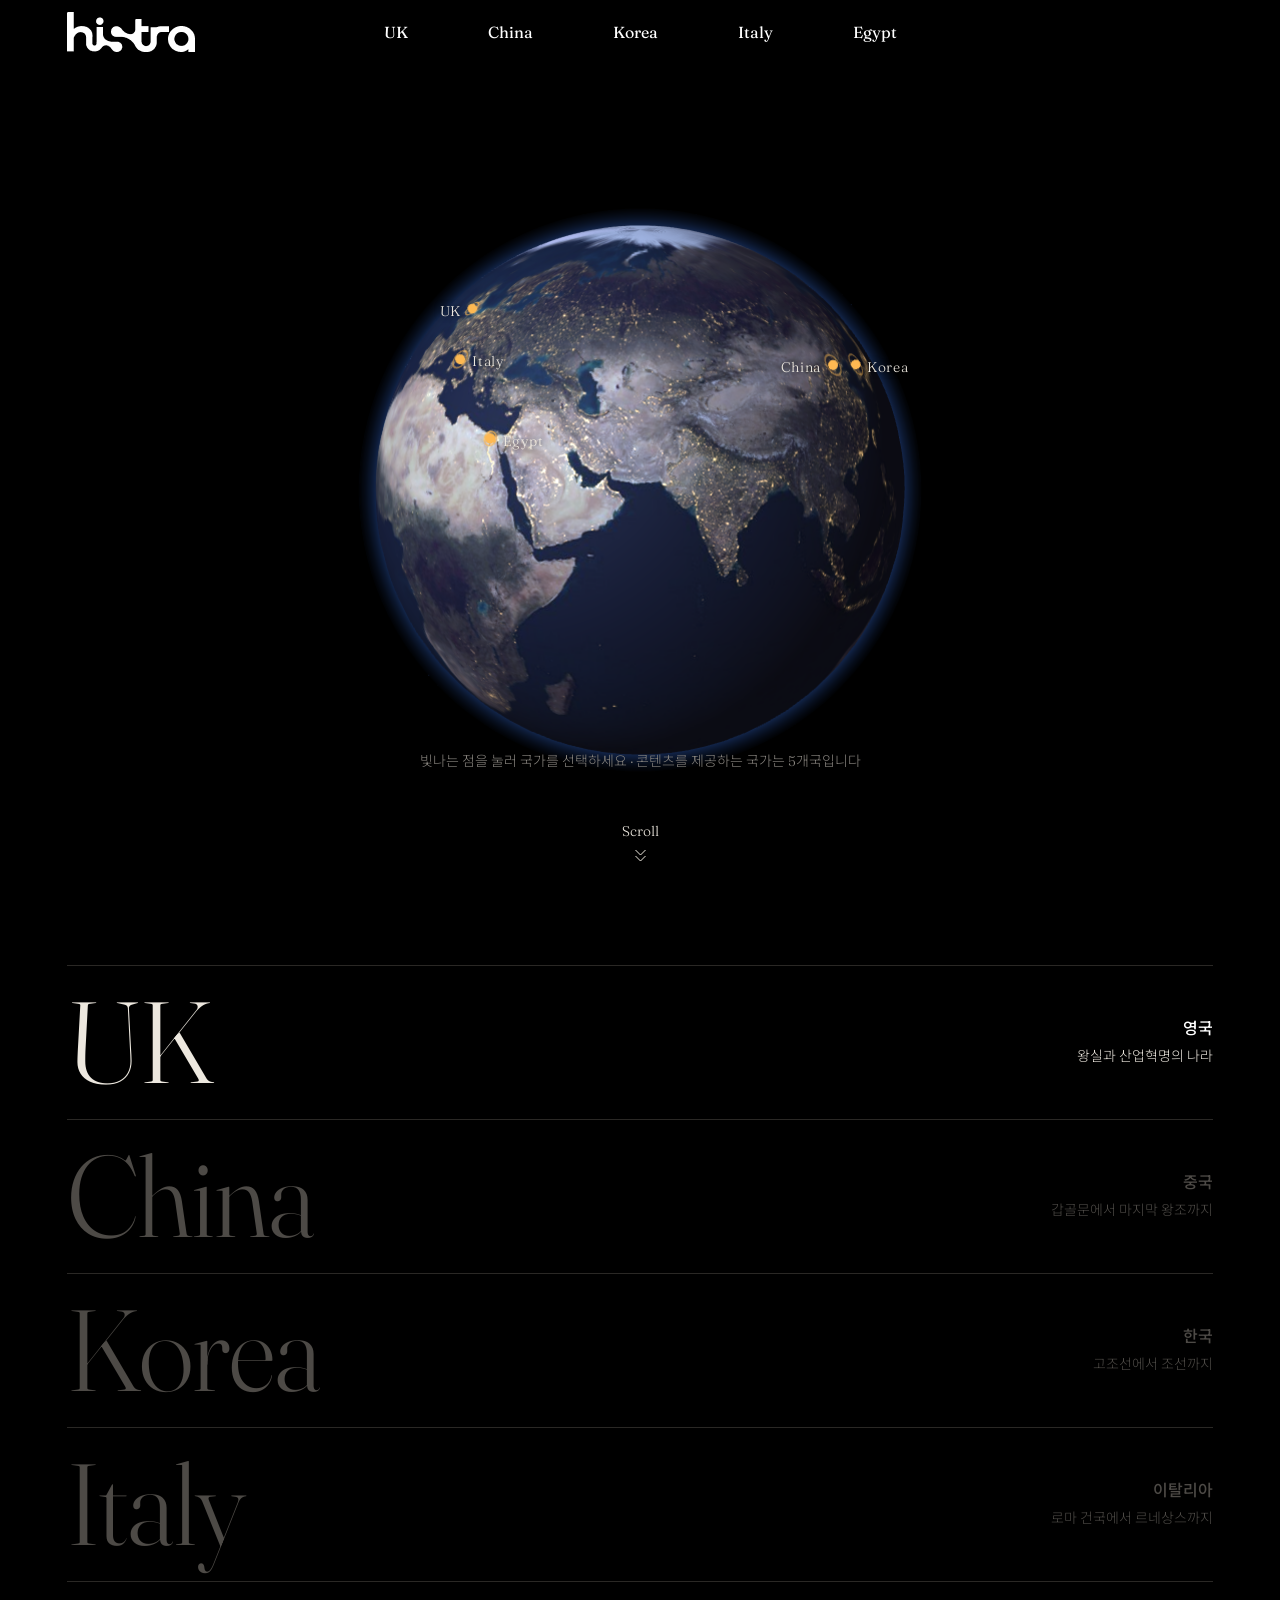
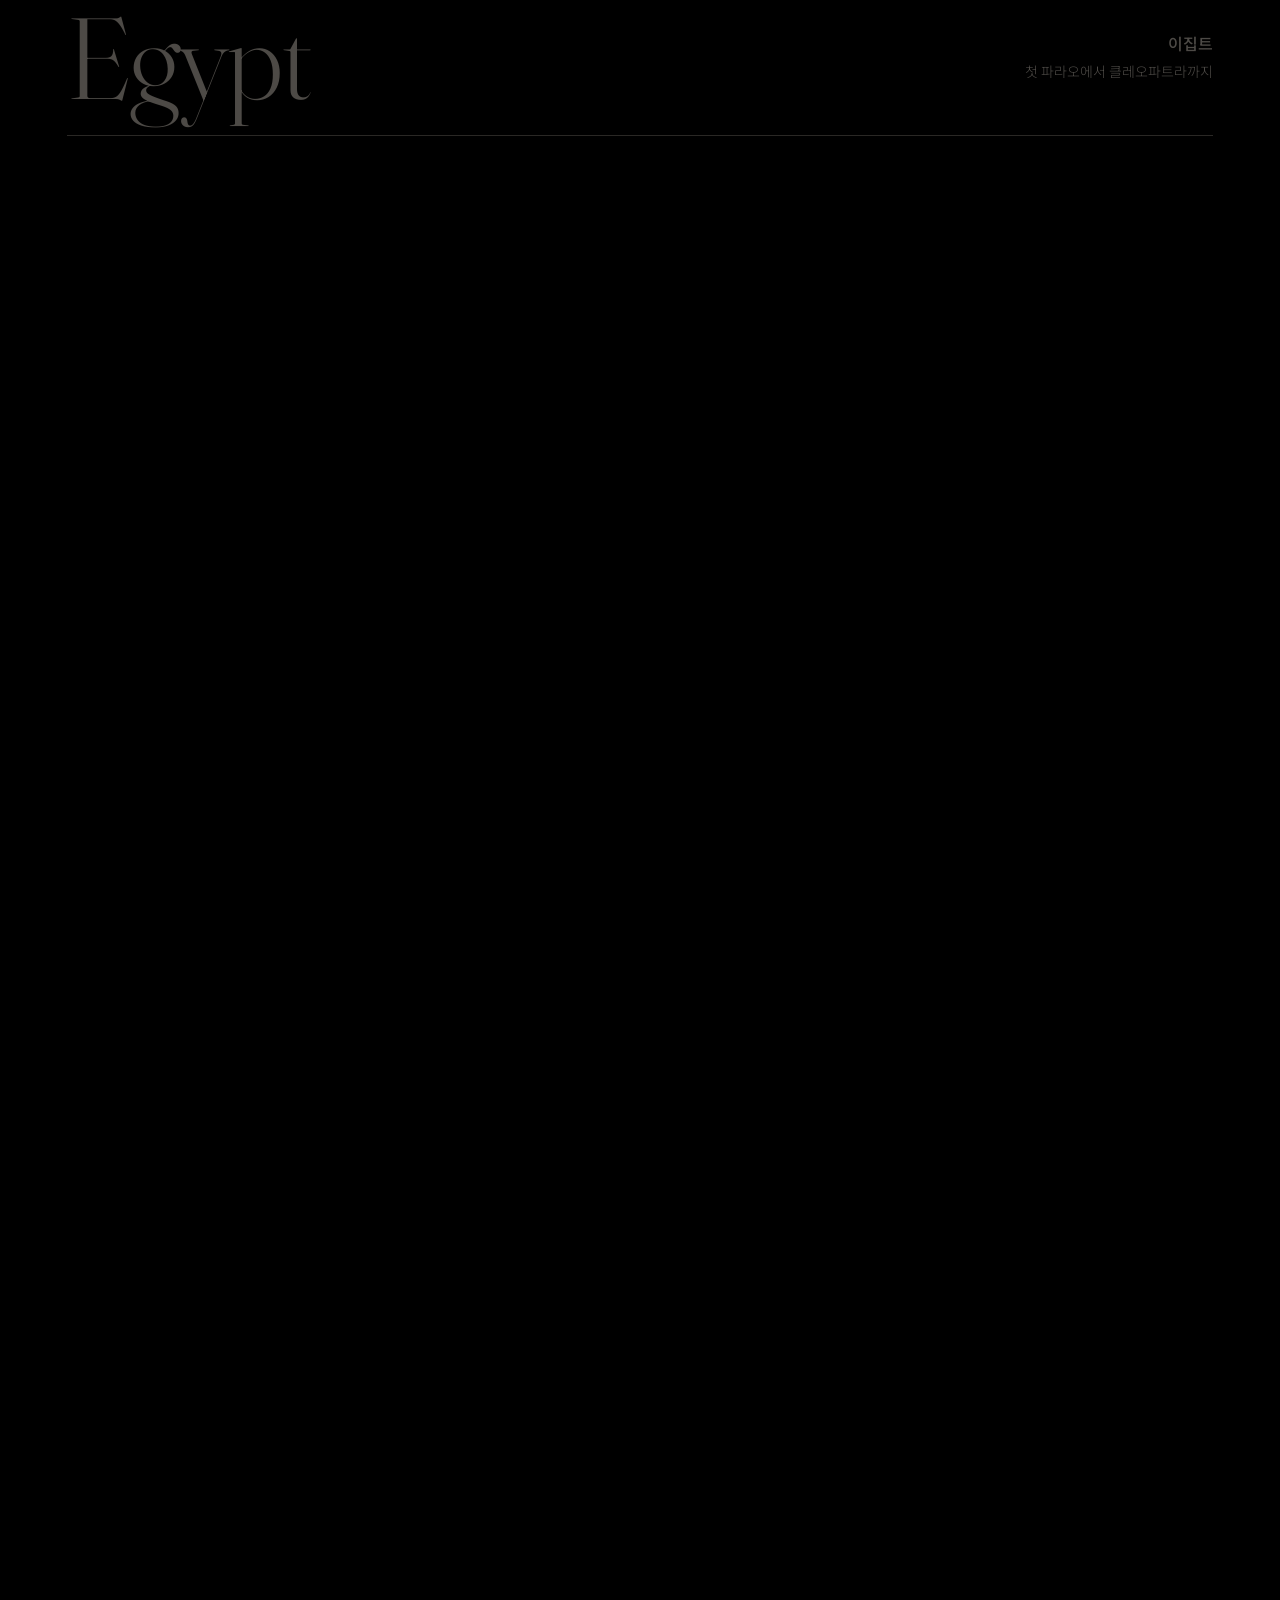
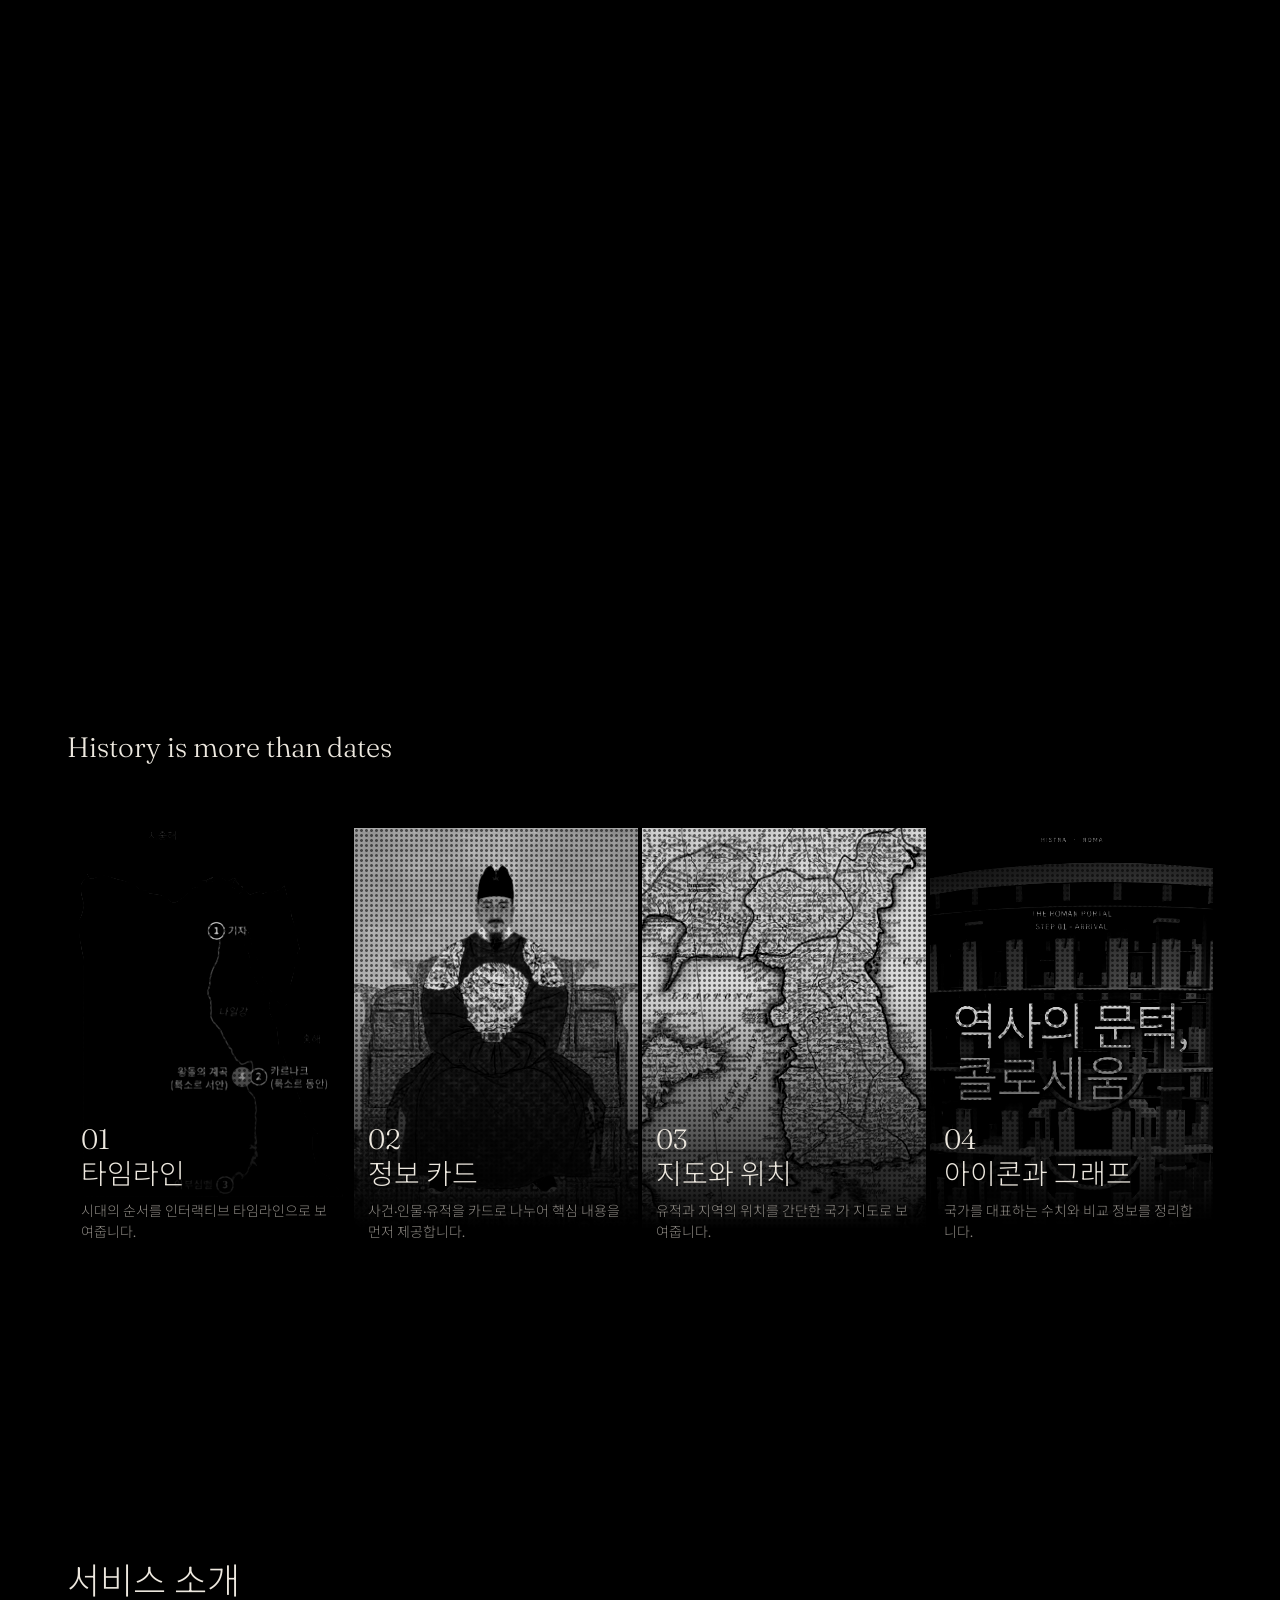
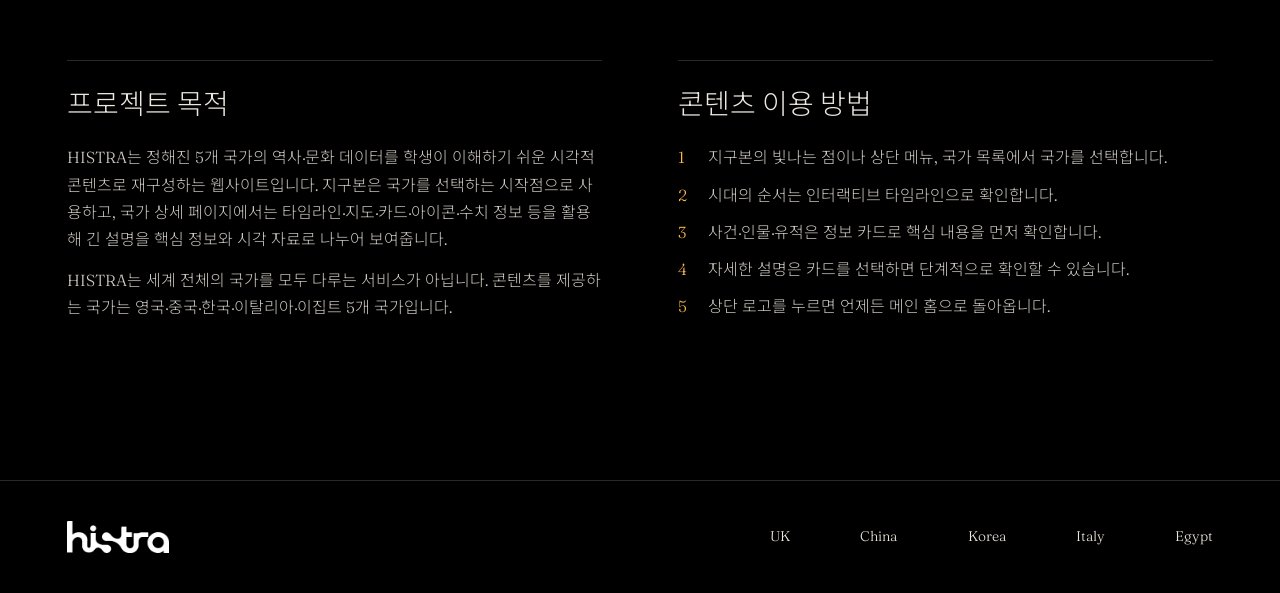
<file: index.html>
<!DOCTYPE html>
<html lang="ko">
<head>
<meta charset="utf-8">
<meta name="viewport" content="width=device-width, initial-scale=1, viewport-fit=cover">
<title>HISTRA · 세계의 역사와 땅을 탐험하다</title>
<link rel="preload" href="assets/fonts/Fraunces-Variable.woff2" as="font" type="font/woff2" crossorigin>
<link rel="stylesheet" href="css/fonts.css">
<link rel="stylesheet" href="css/main.css">
<link rel="stylesheet" href="css/gnb.css">
</head>
<body id="top">
<header class="histra-gnb">
  <a class="histra-gnb__logo" href="index.html" aria-label="HISTRA 메인 홈"><img src="assets/main/histra_log.png" alt="histra" width="128" height="40"></a>
  <nav class="histra-gnb__menu" aria-label="국가 선택">
    <a href="uk/index.html">UK</a>
    <a href="china/index.html">China</a>
    <a href="korea/index.html">Korea</a>
    <a href="italy/index.html">Italy</a>
    <a href="egypt/index.html">Egypt</a>
  </nav>
</header>

<main>
  <section class="hero" aria-label="인터랙티브 지구본">
    <div class="globe" id="globe"></div>
    <p class="hint">빛나는 점을 눌러 국가를 선택하세요 · 콘텐츠를 제공하는 국가는 5개국입니다</p>
    <a class="scroll" href="#select">Scroll<svg width="12" height="16" viewBox="0 0 12 16" fill="none" stroke="currentColor" stroke-width="1"><path d="M1 2l5 5 5-5M1 8l5 5 5-5"/></svg></a>
  </section>

  <section class="sel" id="select" aria-label="국가 선택">
    <div class="stage">
      <ul class="rows" id="rows"></ul>
    </div>
  </section>

  <section class="more" id="more" aria-labelledby="moreT">
    <h2 id="moreT">History is more than dates</h2>
    <ul class="cards">
      <li tabindex="0"><img src="assets/main/card-egypt-map.png" alt="이집트 주요 유적 지도"><div><span>01</span><h3>타임라인</h3><p>시대의 순서를 인터랙티브 타임라인으로 보여줍니다.</p></div></li>
      <li tabindex="0"><img src="assets/main/card-info.jpg" alt="세종대왕 초상"><div><span>02</span><h3>정보 카드</h3><p>사건·인물·유적을 카드로 나누어 핵심 내용을 먼저 제공합니다.</p></div></li>
      <li tabindex="0"><img src="assets/main/card-map.jpg" alt="한반도 옛 지도"><div><span>03</span><h3>지도와 위치</h3><p>유적과 지역의 위치를 간단한 국가 지도로 보여줍니다.</p></div></li>
      <li tabindex="0"><img src="assets/main/card-colosseum.jpg" alt="콜로세움 3D 탐색 화면"><div><span>04</span><h3>아이콘과 그래프</h3><p>국가를 대표하는 수치와 비교 정보를 정리합니다.</p></div></li>
    </ul>
  </section>

  <section class="about" id="about" aria-labelledby="aboutT">
    <h2 id="aboutT">서비스 소개</h2>
    <div class="ab">
      <div>
        <h3>프로젝트 목적</h3>
        <p>HISTRA는 정해진 5개 국가의 역사·문화 데이터를 학생이 이해하기 쉬운 시각적 콘텐츠로 재구성하는 웹사이트입니다. 지구본은 국가를 선택하는 시작점으로 사용하고, 국가 상세 페이지에서는 타임라인·지도·카드·아이콘·수치 정보 등을 활용해 긴 설명을 핵심 정보와 시각 자료로 나누어 보여줍니다.</p>
        <p>HISTRA는 세계 전체의 국가를 모두 다루는 서비스가 아닙니다. 콘텐츠를 제공하는 국가는 영국·중국·한국·이탈리아·이집트 5개 국가입니다.</p>
      </div>
      <div>
        <h3>콘텐츠 이용 방법</h3>
        <ol>
          <li>지구본의 빛나는 점이나 상단 메뉴, 국가 목록에서 국가를 선택합니다.</li>
          <li>시대의 순서는 인터랙티브 타임라인으로 확인합니다.</li>
          <li>사건·인물·유적은 정보 카드로 핵심 내용을 먼저 확인합니다.</li>
          <li>자세한 설명은 카드를 선택하면 단계적으로 확인할 수 있습니다.</li>
          <li>상단 로고를 누르면 언제든 메인 홈으로 돌아옵니다.</li>
        </ol>
      </div>
    </div>
  </section>
</main>

<footer class="ft">
  <a class="logo" href="index.html" aria-label="HISTRA 메인 홈"><img src="assets/main/histra_log.png" alt="histra"></a>
  <nav aria-label="다른 국가로 이동"><a href="uk/index.html">UK</a><a href="china/index.html">China</a><a href="korea/index.html">Korea</a><a href="italy/index.html">Italy</a><a href="egypt/index.html">Egypt</a></nav>
</footer>

<script src="js/vendor/three.min.js"></script>
<script src="js/globe-textures.js"></script>
<script src="js/main.js"></script>
<script src="js/gnb.js"></script>
</body>
</html>
</file>
<file: css/fonts.css>
/* HISTRA 공통 웹폰트 — 영문: Fraunces / 한글: Noto Sans KR (자체 호스팅 가변 폰트) */
@font-face{
  font-family:"Fraunces";
  src:url("../assets/fonts/Fraunces-Variable.woff2") format("woff2");
  font-weight:100 900;
  font-style:normal;
  font-display:swap;
}
@font-face{
  font-family:"Noto Sans KR";
  src:url("../assets/fonts/NotoSansKR-Variable.woff2") format("woff2");
  font-weight:100 900;
  font-style:normal;
  font-display:swap;
}
</file>
<file: css/main.css>
/* HISTRA main — 디자인 가이드: Noto Sans KR / Desktop 64·48·36·28·16·14 / Mobile 40·32·28·24·16·12 */
:root{--bg:#000;--fg:#ede8df;--mut:#8a8680;--dim:#4d4a46;--gold:#feb952;--ln:#2a2825;
--d:64px;--h1:48px;--h2:36px;--h3:28px;--b:16px;--c:14px;--serif:'Fraunces','Noto Sans KR','Apple SD Gothic Neo','Malgun Gothic',sans-serif;box-sizing:border-box}
@media(max-width:768px){:root{--d:40px;--h1:32px;--h2:28px;--h3:24px;--b:16px;--c:12px}}
*{box-sizing:border-box;margin:0;padding:0}
html{scroll-behavior:smooth}
body{background:var(--bg);color:var(--fg);font:300 var(--b)/1.7 var(--serif);font-optical-sizing:auto;padding-top:env(safe-area-inset-top,0)}
a{color:inherit;text-decoration:none}ul,ol{list-style:none}img{display:block;max-width:100%}
.logo img{height:32px;width:auto}
.ft nav{display:flex;gap:5.5vw;font-size:var(--c)}
.ft nav a:hover{font-weight:700}
.hero{position:relative;min-height:100vh;display:grid;place-items:center;padding-top:80px}
.globe{position:relative;width:min(44vw,700px,68vh);aspect-ratio:1;touch-action:pan-y;cursor:grab}.globe:active{cursor:grabbing}
.globe canvas{display:block;width:100%!important;height:100%!important}
.pl{position:absolute;font-size:var(--c);letter-spacing:.04em;color:var(--fg);pointer-events:none;white-space:nowrap;transition:opacity .2s,color .2s;text-shadow:0 0 6px #000}
.pl.on{color:var(--gold);font-weight:700}
.hint{position:absolute;bottom:14vh;left:0;right:0;text-align:center;font-size:var(--c);color:var(--mut)}
.scroll{position:absolute;bottom:4vh;left:50%;transform:translateX(-50%);display:flex;flex-direction:column;align-items:center;gap:4px;font-size:var(--c);color:var(--fg)}
.fb{display:flex;gap:20px;flex-wrap:wrap;justify-content:center}.fb a{border:1px solid var(--ln);padding:8px 18px}
/* 국가 선택 */
.sel{height:320vh;position:relative}
.stage{position:sticky;top:0;height:100vh;padding:0 5.2vw;display:flex;align-items:center}
.rows{width:100%;position:relative}
.rows li{border-bottom:1px solid var(--ln)}
.rows li:first-child{border-top:1px solid var(--ln)}
.rows a{display:flex;align-items:center;justify-content:space-between;height:min(17vh,200px);color:var(--dim);transition:color .3s}
.rows .en{font:300 clamp(56px,9vw,150px)/1 var(--serif);letter-spacing:-.01em}
.rows .ko{text-align:right}.rows .ko b{display:block;font-size:var(--b);font-weight:500}.rows .ko span{font-size:var(--c)}
.rows li.on a{color:var(--fg)}.rows li.on .ko b{color:#fff}
.rows a:focus-visible{outline:1px solid var(--gold)}
/* History is more than dates */
.more,.about{max-width:1320px;margin:auto;padding:16vh 5.2vw}
.more h2{font-size:var(--h3);font-weight:300;margin-bottom:56px}
.cards{display:grid;grid-template-columns:repeat(4,1fr);gap:4px}
.cards li{position:relative;aspect-ratio:3/4.6;overflow:hidden;background:#111;cursor:pointer;outline:none;transition:transform .5s cubic-bezier(.2,.7,.2,1),box-shadow .5s}
.cards img{position:absolute;inset:0;width:100%;height:100%;object-fit:cover;filter:grayscale(1) contrast(1.5) brightness(.85);transform:scale(1);transition:filter .6s ease,transform .9s cubic-bezier(.2,.7,.2,1)}
.cards li:before{content:"";position:absolute;inset:0;z-index:1;background:radial-gradient(#000 38%,transparent 42%) 0 0/5px 5px;mix-blend-mode:multiply;opacity:.55;transition:opacity .5s}
.cards li:after{content:"";position:absolute;inset:0;z-index:1;background:linear-gradient(#0000 38%,#000 92%);transition:opacity .5s}
.cards div{position:absolute;left:0;right:0;bottom:0;z-index:2;padding:0 14px 20px;transition:transform .5s cubic-bezier(.2,.7,.2,1)}
.cards span{font-size:var(--h3);font-weight:300;display:block;line-height:1.2;transition:color .4s}.cards h3{font-size:var(--h3);font-weight:300;line-height:1.3}
.cards p{margin-top:8px;font-size:var(--c);color:var(--mut);line-height:1.5;transition:color .4s}
/* 마우스를 올리면: 카드가 떠오르고, 이미지 원래 컬러가 드러남 */
.cards li:hover,.cards li:focus-visible{transform:translateY(-12px);box-shadow:0 22px 44px #000c,0 0 0 1px #ffffff26;z-index:3}
.cards li:hover img,.cards li:focus-visible img{filter:none;transform:scale(1.07)}
.cards li:hover:before,.cards li:focus-visible:before{opacity:0}
.cards li:hover:after,.cards li:focus-visible:after{opacity:.7}
.cards li:hover div,.cards li:focus-visible div{transform:translateY(-6px)}
.cards li:hover span,.cards li:focus-visible span{color:var(--gold)}
.cards li:hover p,.cards li:focus-visible p{color:#e4ded4}
.about h2{font-size:var(--h2);font-weight:300;margin-bottom:48px}
.ab{display:grid;grid-template-columns:1fr 1fr;gap:6vw}.ab h3{font-size:var(--h3);font-weight:300;margin-bottom:16px;border-top:1px solid var(--ln);padding-top:20px}
.ab p{margin-bottom:14px;color:#cfcac2}.ab ol{counter-reset:n;color:#cfcac2}.ab li{counter-increment:n;padding-left:30px;position:relative;margin-bottom:10px}
.ab li:before{content:counter(n);position:absolute;left:0;color:var(--gold)}
.ft{display:flex;align-items:center;justify-content:space-between;gap:24px;padding:40px 5.2vw calc(40px + env(safe-area-inset-bottom,0px));border-top:1px solid var(--ln)}
@media(max-width:768px){
.ft nav{gap:14px}.logo img{height:24px}
.globe{width:min(86vw,60vh)}.rows .en{font-size:clamp(44px,13vw,80px)}.rows a{height:15vh}
.cards{grid-template-columns:repeat(2,1fr)}.ab{grid-template-columns:1fr}.ft{flex-direction:column;align-items:flex-start}}
@media(prefers-reduced-motion:reduce){html{scroll-behavior:auto}.cards li,.cards img{transition:none}}
</file>
<file: css/gnb.css>
/* HISTRA 글로벌 네비게이션 바 — 6개 페이지 공통 (Global Navigation Bar.png 기준, 1920px)
   높이 63px · 로고 x=100px, 높이 40px · 메뉴 시작 x=30%(576px), 간격 약 120px · Fraunces(영문)·Noto Sans KR(한글) 16px */
.histra-gnb{position:fixed;top:0;left:0;right:0;z-index:50;box-sizing:border-box;height:calc(63px + env(safe-area-inset-top,0px));margin:0;padding:env(safe-area-inset-top,0px) 5.21vw 0;display:flex;align-items:center;background:linear-gradient(rgba(0,0,0,.72),rgba(0,0,0,0));transition:background-color .3s;font-family:"Fraunces","Noto Sans KR","Apple SD Gothic Neo","Malgun Gothic",sans-serif;font-optical-sizing:auto}
.histra-gnb.histra-gnb--solid{background:#000}
.histra-gnb__logo{display:block;flex:none;line-height:0;border:0}
.histra-gnb__logo img{display:block;height:40px;width:auto;max-width:none}
.histra-gnb__menu{position:absolute;left:30%;top:calc(50% + env(safe-area-inset-top,0px) / 2);transform:translateY(-50%);display:flex;align-items:center;gap:clamp(40px,6.25vw,120px);margin:0;padding:0;font-size:16px;line-height:1;white-space:nowrap}
.histra-gnb__menu a{display:block;margin:0;padding:4px 0;border:0;text-decoration:none;font-family:inherit;font-size:16px;font-weight:400;line-height:1;letter-spacing:0;color:#fff;background:none;transition:opacity .2s}
.histra-gnb__menu a:hover,.histra-gnb__menu a:focus-visible{opacity:.7}
.histra-gnb__menu a[aria-current]{font-weight:700}
@media (max-width:900px){
  .histra-gnb{height:calc(56px + env(safe-area-inset-top,0px));padding-left:5vw;padding-right:5vw}
  .histra-gnb__logo img{height:28px}
  .histra-gnb__menu{position:static;transform:none;margin-left:auto;gap:16px}
  .histra-gnb__menu a{font-size:14px}
}
@media (max-width:420px){
  .histra-gnb__logo img{height:24px}
  .histra-gnb__menu{gap:11px}
  .histra-gnb__menu a{font-size:13px}
}
</file>
